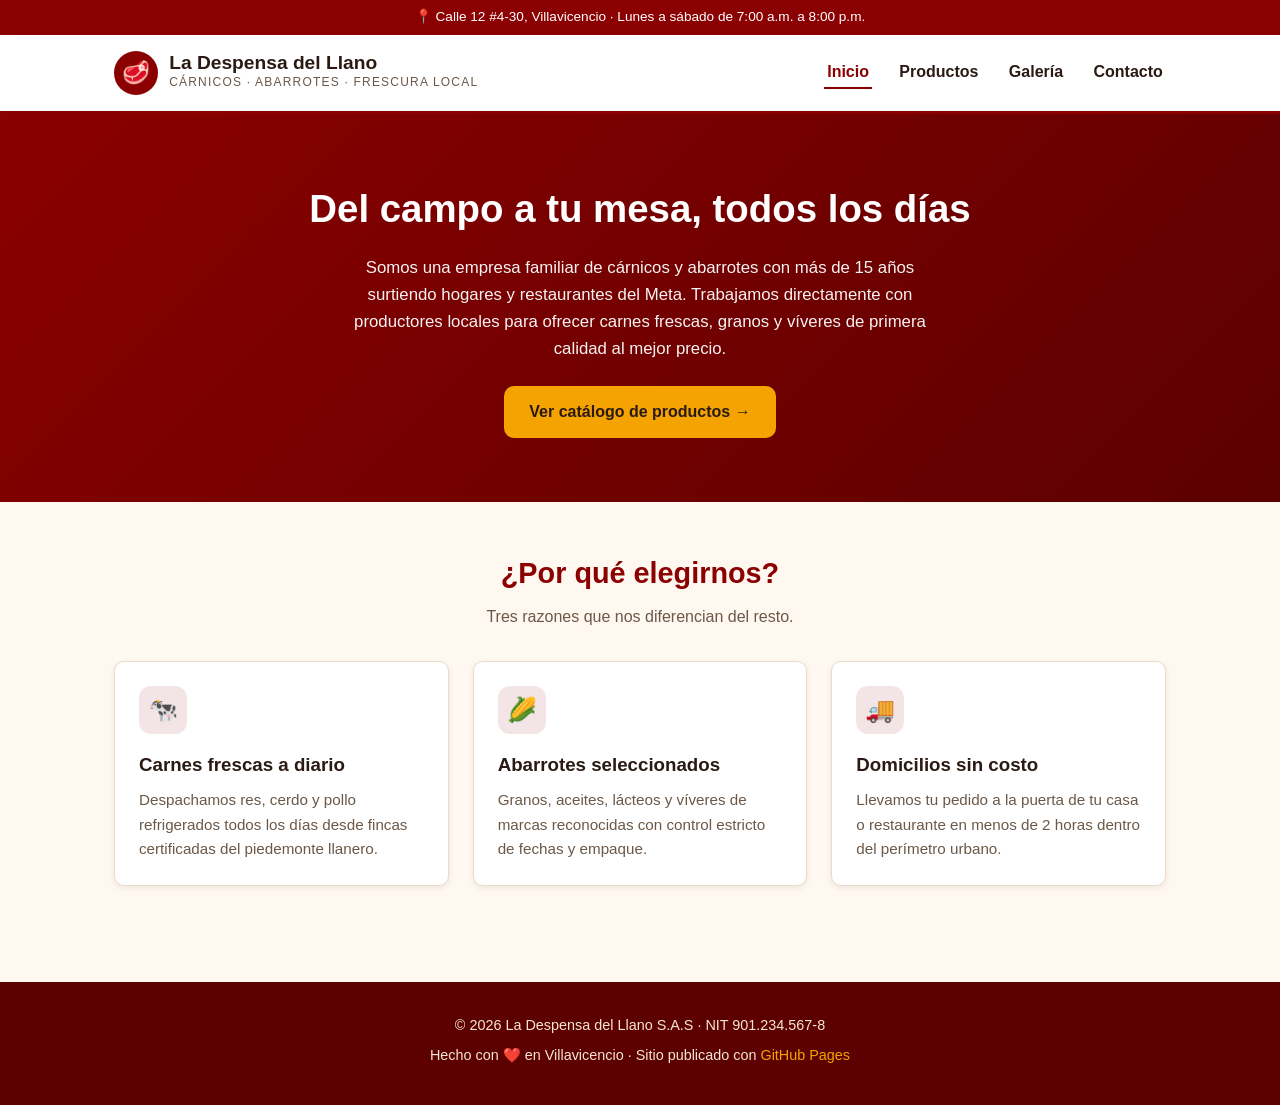
<file: index.html>
<!doctype html>
<html lang="es-CO">
  <head>
    <meta charset="utf-8" />
    <meta name="viewport" content="width=device-width, initial-scale=1.0" />
    <meta
      name="description"
      content="La Despensa del Llano — Cárnicos y abarrotes frescos del campo a tu mesa."
    />
    <title>La Despensa del Llano · Cárnicos y abarrotes</title>
    <link rel="stylesheet" href="css/styles.css" />
  </head>
  <body>
    <div class="barra-superior">
      📍 Calle 12 #4-30, Villavicencio · Lunes a sábado de 7:00 a.m. a 8:00 p.m.
    </div>

    <header class="encabezado">
      <div class="contenedor">
        <a class="marca" href="index.html">
          <span class="logo">🥩</span>
          <div>
            <h1>La Despensa del Llano</h1>
            <p>Cárnicos · Abarrotes · Frescura local</p>
          </div>
        </a>
        <nav>
          <ul class="menu">
            <li><a class="activo" href="index.html">Inicio</a></li>
            <li><a href="productos.html">Productos</a></li>
            <li><a href="galeria.html">Galería</a></li>
            <li><a href="contacto.html">Contacto</a></li>
          </ul>
        </nav>
      </div>
    </header>

    <section class="hero">
      <div class="contenedor">
        <h2>Del campo a tu mesa, todos los días</h2>
        <p>
          Somos una empresa familiar de cárnicos y abarrotes con más de 15 años
          surtiendo hogares y restaurantes del Meta. Trabajamos directamente con
          productores locales para ofrecer carnes frescas, granos y víveres de
          primera calidad al mejor precio.
        </p>
        <a class="boton" href="productos.html">Ver catálogo de productos →</a>
      </div>
    </section>

    <section class="seccion">
      <div class="contenedor">
        <h2>¿Por qué elegirnos?</h2>
        <p class="subtitulo">Tres razones que nos diferencian del resto.</p>

        <div class="tarjetas">
          <article class="tarjeta">
            <span class="icono">🐄</span>
            <h3>Carnes frescas a diario</h3>
            <p>
              Despachamos res, cerdo y pollo refrigerados todos los días desde
              fincas certificadas del piedemonte llanero.
            </p>
          </article>
          <article class="tarjeta">
            <span class="icono">🌽</span>
            <h3>Abarrotes seleccionados</h3>
            <p>
              Granos, aceites, lácteos y víveres de marcas reconocidas con
              control estricto de fechas y empaque.
            </p>
          </article>
          <article class="tarjeta">
            <span class="icono">🚚</span>
            <h3>Domicilios sin costo</h3>
            <p>
              Llevamos tu pedido a la puerta de tu casa o restaurante en menos
              de 2 horas dentro del perímetro urbano.
            </p>
          </article>
        </div>
      </div>
    </section>

    <footer class="pie">
      <div class="contenedor">
        <p>© 2026 La Despensa del Llano S.A.S · NIT 901.234.567-8</p>
        <p>
          Hecho con ❤️ en Villavicencio · Sitio publicado con
          <a href="https://pages.github.com/" target="_blank" rel="noopener">GitHub Pages</a>
        </p>
      </div>
    </footer>
  </body>
</html>
</file>
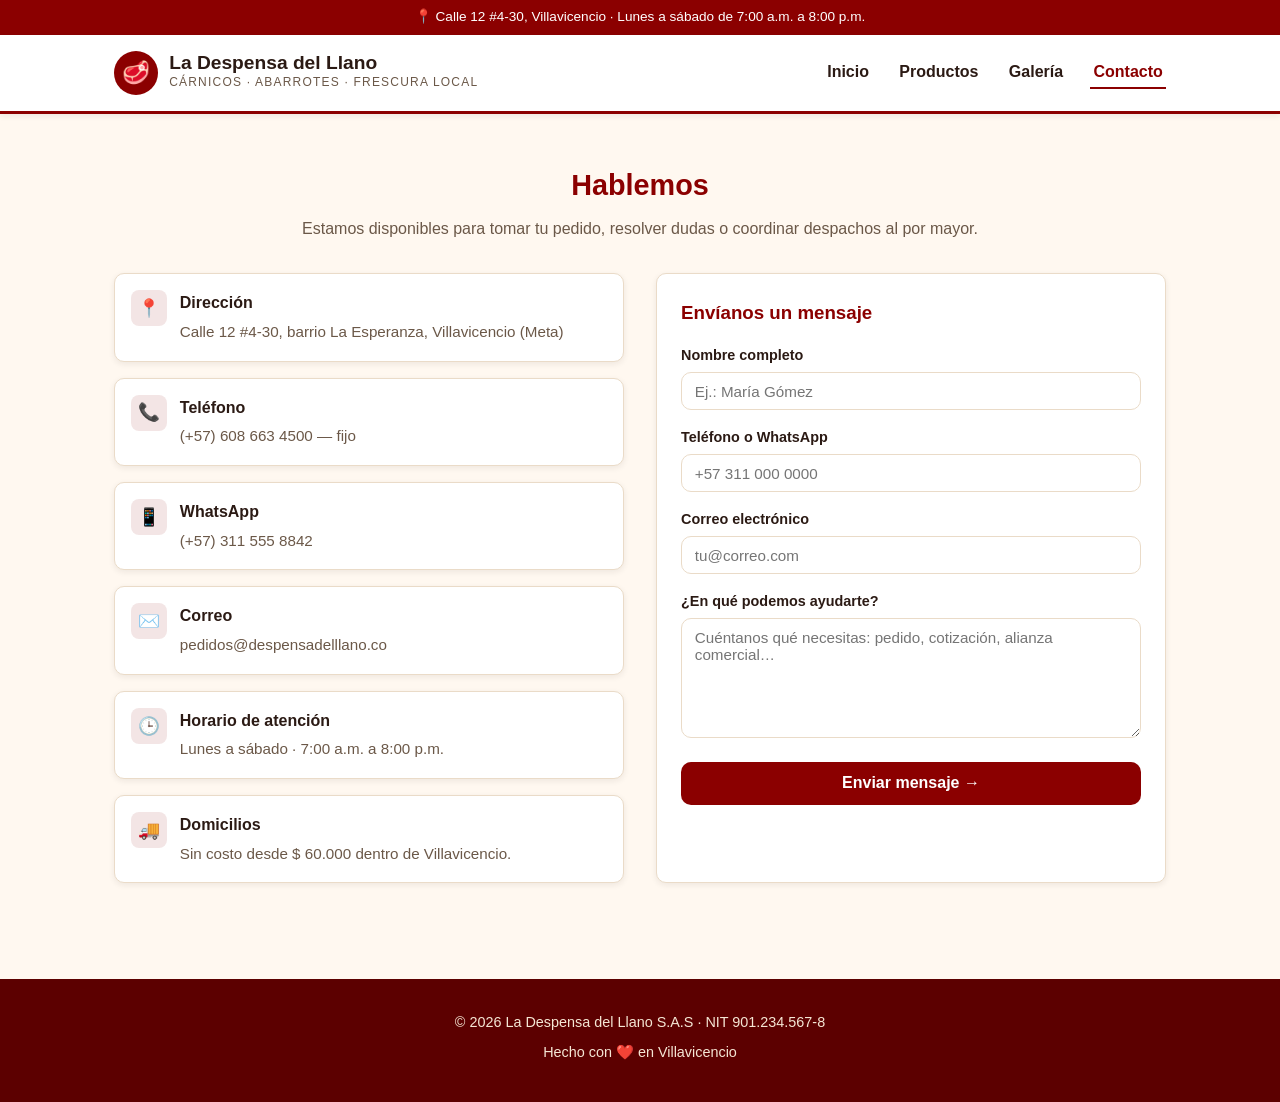
<file: contacto.html>
<!doctype html>
<html lang="es-CO">
  <head>
    <meta charset="utf-8" />
    <meta name="viewport" content="width=device-width, initial-scale=1.0" />
    <meta
      name="description"
      content="Información de contacto de La Despensa del Llano: dirección, teléfono, correo y formulario para pedidos."
    />
    <title>Contacto · La Despensa del Llano</title>
    <link rel="stylesheet" href="css/styles.css" />
  </head>
  <body>
    <div class="barra-superior">
      📍 Calle 12 #4-30, Villavicencio · Lunes a sábado de 7:00 a.m. a 8:00 p.m.
    </div>

    <header class="encabezado">
      <div class="contenedor">
        <a class="marca" href="index.html">
          <span class="logo">🥩</span>
          <div>
            <h1>La Despensa del Llano</h1>
            <p>Cárnicos · Abarrotes · Frescura local</p>
          </div>
        </a>
        <nav>
          <ul class="menu">
            <li><a href="index.html">Inicio</a></li>
            <li><a href="productos.html">Productos</a></li>
            <li><a href="galeria.html">Galería</a></li>
            <li><a class="activo" href="contacto.html">Contacto</a></li>
          </ul>
        </nav>
      </div>
    </header>

    <section class="seccion">
      <div class="contenedor">
        <h2>Hablemos</h2>
        <p class="subtitulo">
          Estamos disponibles para tomar tu pedido, resolver dudas o coordinar despachos
          al por mayor.
        </p>

        <div class="contacto-grid">
          <div class="contacto-info">
            <ul>
              <li>
                <span class="icono">📍</span>
                <div>
                  <strong>Dirección</strong>
                  <span>Calle 12 #4-30, barrio La Esperanza, Villavicencio (Meta)</span>
                </div>
              </li>
              <li>
                <span class="icono">📞</span>
                <div>
                  <strong>Teléfono</strong>
                  <span>(+57) 608 663 4500 — fijo</span>
                </div>
              </li>
              <li>
                <span class="icono">📱</span>
                <div>
                  <strong>WhatsApp</strong>
                  <span>(+57) 311 555 8842</span>
                </div>
              </li>
              <li>
                <span class="icono">✉️</span>
                <div>
                  <strong>Correo</strong>
                  <span>pedidos@despensadelllano.co</span>
                </div>
              </li>
              <li>
                <span class="icono">🕒</span>
                <div>
                  <strong>Horario de atención</strong>
                  <span>Lunes a sábado · 7:00 a.m. a 8:00 p.m.</span>
                </div>
              </li>
              <li>
                <span class="icono">🚚</span>
                <div>
                  <strong>Domicilios</strong>
                  <span>Sin costo desde $ 60.000 dentro de Villavicencio.</span>
                </div>
              </li>
            </ul>
          </div>

          <form
            class="formulario"
            onsubmit="event.preventDefault(); alert('¡Gracias! Tu mensaje fue enviado. Te contactaremos pronto.');"
          >
            <h3 style="margin-bottom: 1rem; color: var(--color-primario)">
              Envíanos un mensaje
            </h3>

            <label for="nombre">Nombre completo</label>
            <input id="nombre" type="text" placeholder="Ej.: María Gómez" required />

            <label for="telefono">Teléfono o WhatsApp</label>
            <input id="telefono" type="tel" placeholder="+57 311 000 0000" required />

            <label for="correo">Correo electrónico</label>
            <input id="correo" type="email" placeholder="tu@correo.com" required />

            <label for="mensaje">¿En qué podemos ayudarte?</label>
            <textarea
              id="mensaje"
              placeholder="Cuéntanos qué necesitas: pedido, cotización, alianza comercial…"
              required
            ></textarea>

            <button type="submit">Enviar mensaje →</button>
          </form>
        </div>
      </div>
    </section>

    <footer class="pie">
      <div class="contenedor">
        <p>© 2026 La Despensa del Llano S.A.S · NIT 901.234.567-8</p>
        <p>Hecho con ❤️ en Villavicencio</p>
      </div>
    </footer>
  </body>
</html>
</file>
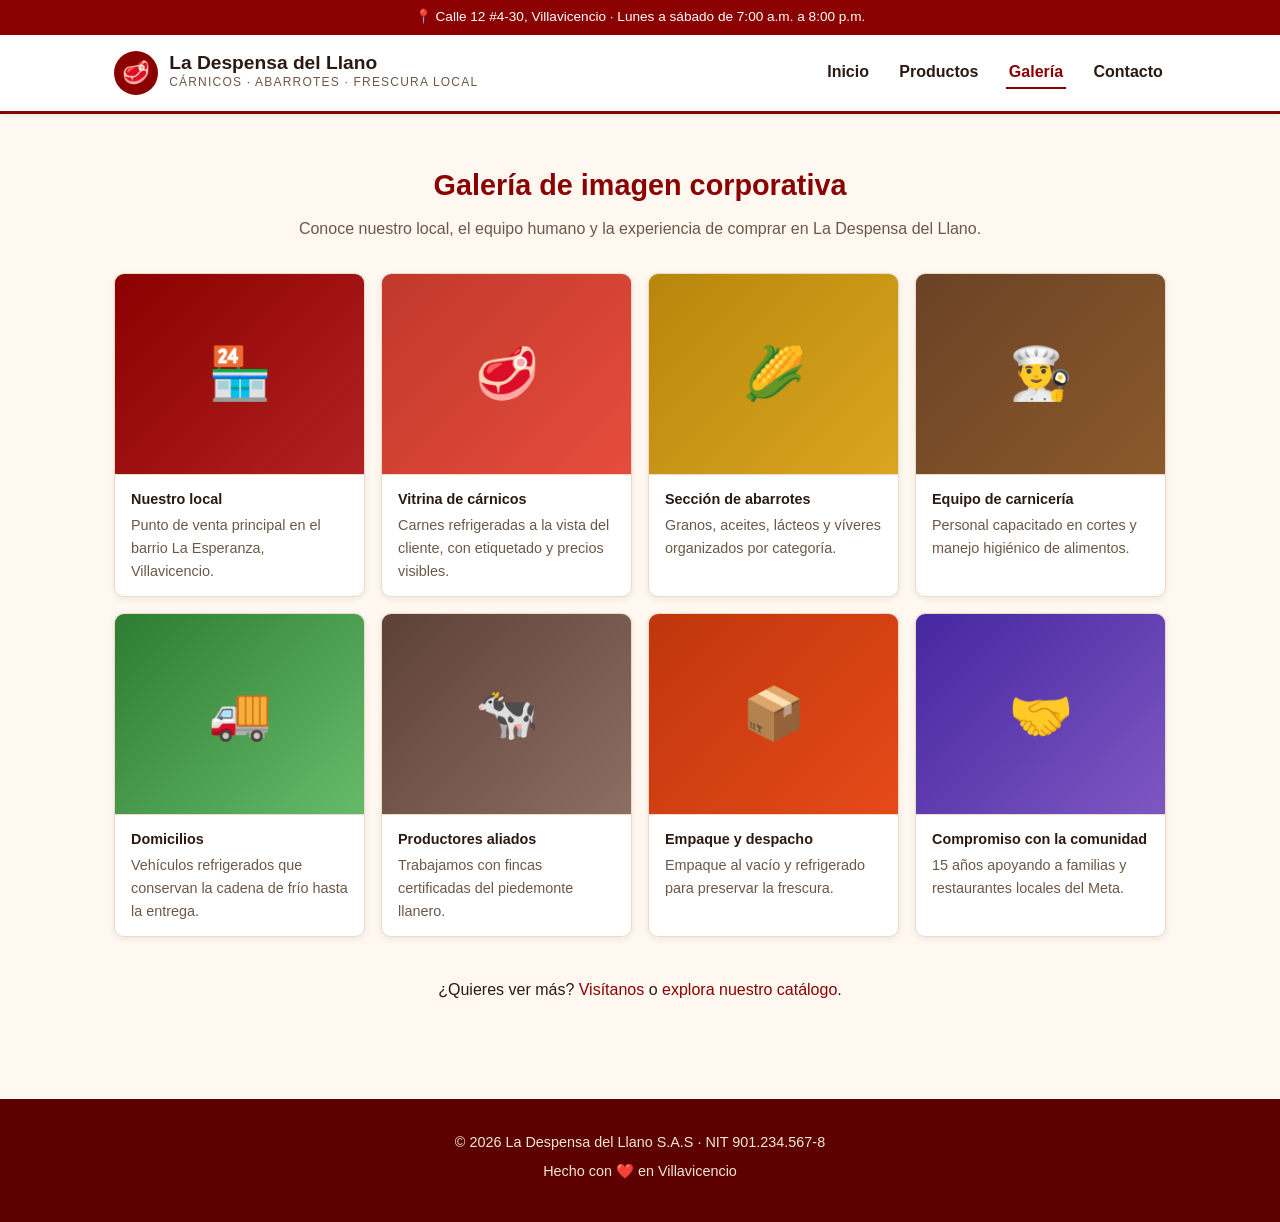
<file: galeria.html>
<!doctype html>
<html lang="es-CO">
  <head>
    <meta charset="utf-8" />
    <meta name="viewport" content="width=device-width, initial-scale=1.0" />
    <meta
      name="description"
      content="Galería de imagen corporativa de La Despensa del Llano: nuestro local, equipo y productos en acción."
    />
    <title>Galería · La Despensa del Llano</title>
    <link rel="stylesheet" href="css/styles.css" />
  </head>
  <body>
    <div class="barra-superior">
      📍 Calle 12 #4-30, Villavicencio · Lunes a sábado de 7:00 a.m. a 8:00 p.m.
    </div>

    <header class="encabezado">
      <div class="contenedor">
        <a class="marca" href="index.html">
          <span class="logo">🥩</span>
          <div>
            <h1>La Despensa del Llano</h1>
            <p>Cárnicos · Abarrotes · Frescura local</p>
          </div>
        </a>
        <nav>
          <ul class="menu">
            <li><a href="index.html">Inicio</a></li>
            <li><a href="productos.html">Productos</a></li>
            <li><a class="activo" href="galeria.html">Galería</a></li>
            <li><a href="contacto.html">Contacto</a></li>
          </ul>
        </nav>
      </div>
    </header>

    <section class="seccion">
      <div class="contenedor">
        <h2>Galería de imagen corporativa</h2>
        <p class="subtitulo">
          Conoce nuestro local, el equipo humano y la experiencia de comprar en La Despensa
          del Llano.
        </p>

        <div class="galeria">
          <figure>
            <div class="imagen" style="background: linear-gradient(135deg, #8B0000, #B22222)">🏪</div>
            <figcaption>
              <strong>Nuestro local</strong>
              Punto de venta principal en el barrio La Esperanza, Villavicencio.
            </figcaption>
          </figure>

          <figure>
            <div class="imagen" style="background: linear-gradient(135deg, #C0392B, #E74C3C)">🥩</div>
            <figcaption>
              <strong>Vitrina de cárnicos</strong>
              Carnes refrigeradas a la vista del cliente, con etiquetado y precios visibles.
            </figcaption>
          </figure>

          <figure>
            <div class="imagen" style="background: linear-gradient(135deg, #B8860B, #DAA520)">🌽</div>
            <figcaption>
              <strong>Sección de abarrotes</strong>
              Granos, aceites, lácteos y víveres organizados por categoría.
            </figcaption>
          </figure>

          <figure>
            <div class="imagen" style="background: linear-gradient(135deg, #6B4226, #8B5A2B)">👨‍🍳</div>
            <figcaption>
              <strong>Equipo de carnicería</strong>
              Personal capacitado en cortes y manejo higiénico de alimentos.
            </figcaption>
          </figure>

          <figure>
            <div class="imagen" style="background: linear-gradient(135deg, #2E7D32, #66BB6A)">🚚</div>
            <figcaption>
              <strong>Domicilios</strong>
              Vehículos refrigerados que conservan la cadena de frío hasta la entrega.
            </figcaption>
          </figure>

          <figure>
            <div class="imagen" style="background: linear-gradient(135deg, #5D4037, #8D6E63)">🐄</div>
            <figcaption>
              <strong>Productores aliados</strong>
              Trabajamos con fincas certificadas del piedemonte llanero.
            </figcaption>
          </figure>

          <figure>
            <div class="imagen" style="background: linear-gradient(135deg, #BF360C, #E64A19)">📦</div>
            <figcaption>
              <strong>Empaque y despacho</strong>
              Empaque al vacío y refrigerado para preservar la frescura.
            </figcaption>
          </figure>

          <figure>
            <div class="imagen" style="background: linear-gradient(135deg, #4527A0, #7E57C2)">🤝</div>
            <figcaption>
              <strong>Compromiso con la comunidad</strong>
              15 años apoyando a familias y restaurantes locales del Meta.
            </figcaption>
          </figure>
        </div>

        <p class="texto-centro" style="margin-top: 2.5rem">
          ¿Quieres ver más?
          <a href="contacto.html">Visítanos</a> o
          <a href="productos.html">explora nuestro catálogo</a>.
        </p>
      </div>
    </section>

    <footer class="pie">
      <div class="contenedor">
        <p>© 2026 La Despensa del Llano S.A.S · NIT 901.234.567-8</p>
        <p>Hecho con ❤️ en Villavicencio</p>
      </div>
    </footer>
  </body>
</html>
</file>
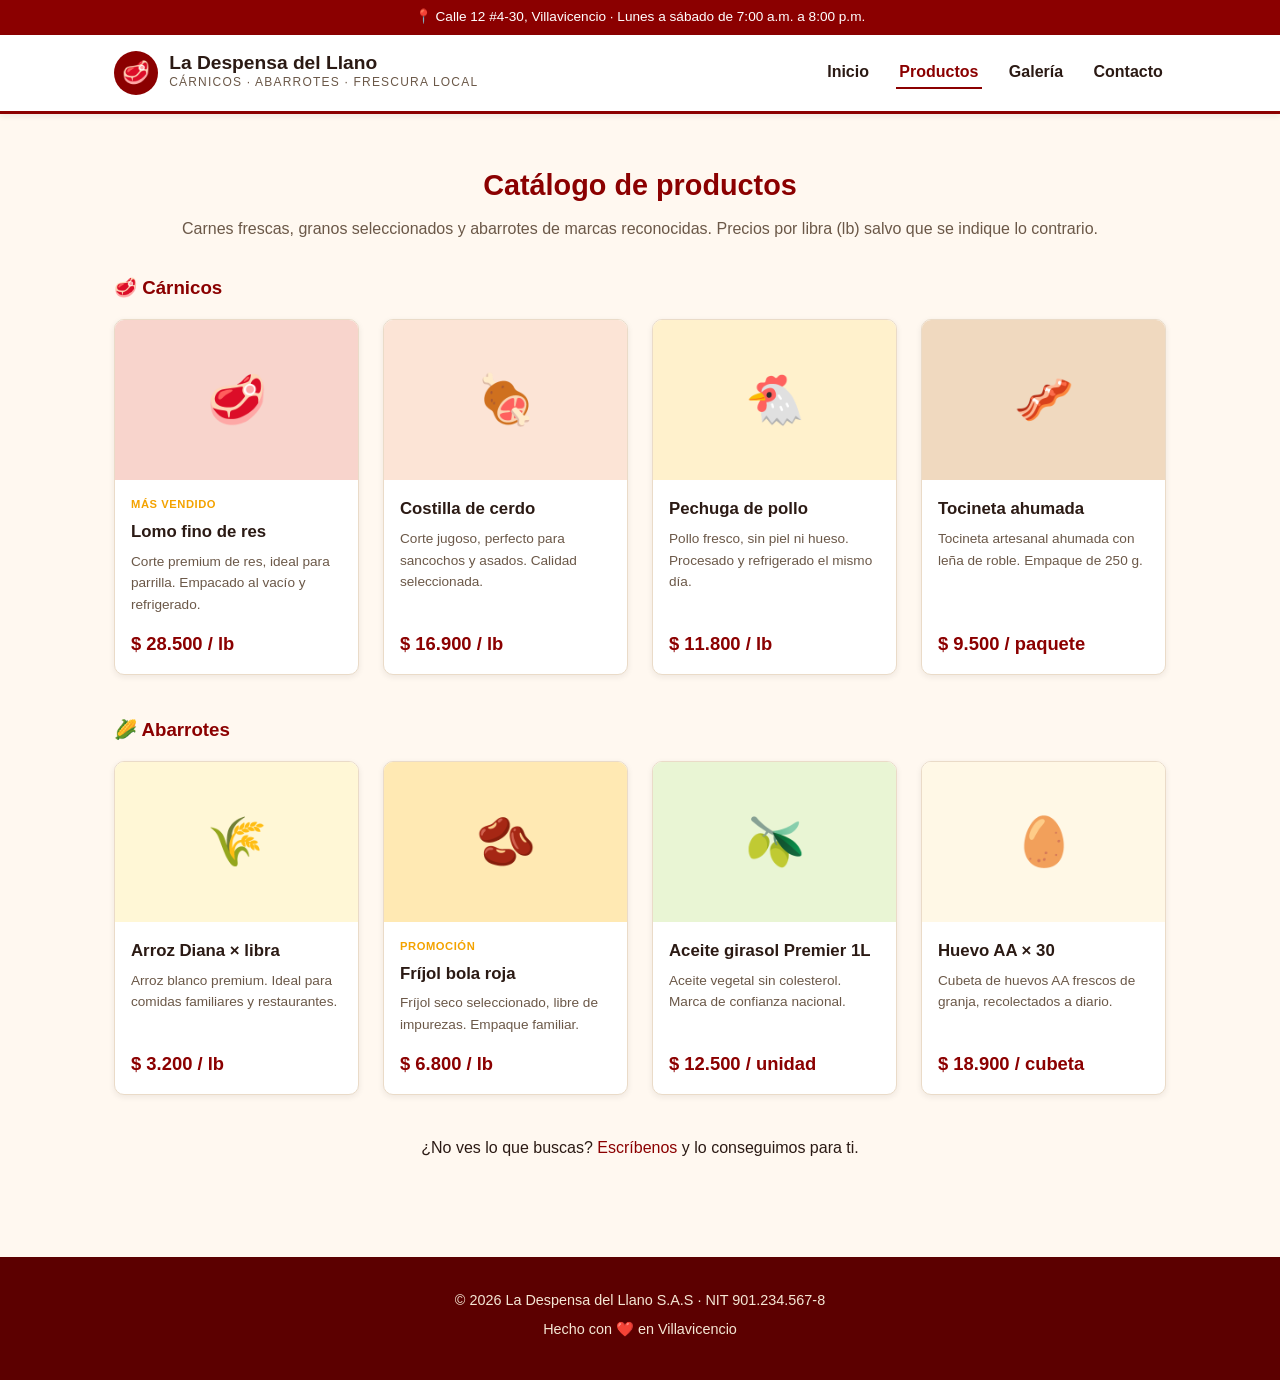
<file: productos.html>
<!doctype html>
<html lang="es-CO">
  <head>
    <meta charset="utf-8" />
    <meta name="viewport" content="width=device-width, initial-scale=1.0" />
    <meta
      name="description"
      content="Catálogo de cárnicos y abarrotes de La Despensa del Llano: res, cerdo, pollo, granos y víveres seleccionados."
    />
    <title>Productos · La Despensa del Llano</title>
    <link rel="stylesheet" href="css/styles.css" />
  </head>
  <body>
    <div class="barra-superior">
      📍 Calle 12 #4-30, Villavicencio · Lunes a sábado de 7:00 a.m. a 8:00 p.m.
    </div>

    <header class="encabezado">
      <div class="contenedor">
        <a class="marca" href="index.html">
          <span class="logo">🥩</span>
          <div>
            <h1>La Despensa del Llano</h1>
            <p>Cárnicos · Abarrotes · Frescura local</p>
          </div>
        </a>
        <nav>
          <ul class="menu">
            <li><a href="index.html">Inicio</a></li>
            <li><a class="activo" href="productos.html">Productos</a></li>
            <li><a href="galeria.html">Galería</a></li>
            <li><a href="contacto.html">Contacto</a></li>
          </ul>
        </nav>
      </div>
    </header>

    <section class="seccion">
      <div class="contenedor">
        <h2>Catálogo de productos</h2>
        <p class="subtitulo">
          Carnes frescas, granos seleccionados y abarrotes de marcas reconocidas. Precios por libra
          (lb) salvo que se indique lo contrario.
        </p>

        <h3 style="margin: 1.5rem 0 1rem; color: var(--color-primario)">🥩 Cárnicos</h3>
        <div class="productos">
          <article class="producto">
            <div class="imagen" style="background-color: #f8d4cc">🥩</div>
            <div class="info">
              <span class="etiqueta">Más vendido</span>
              <h3>Lomo fino de res</h3>
              <p class="descripcion">
                Corte premium de res, ideal para parrilla. Empacado al vacío y refrigerado.
              </p>
              <p class="precio">$ 28.500 / lb</p>
            </div>
          </article>

          <article class="producto">
            <div class="imagen" style="background-color: #fce4d6">🍖</div>
            <div class="info">
              <h3>Costilla de cerdo</h3>
              <p class="descripcion">
                Corte jugoso, perfecto para sancochos y asados. Calidad seleccionada.
              </p>
              <p class="precio">$ 16.900 / lb</p>
            </div>
          </article>

          <article class="producto">
            <div class="imagen" style="background-color: #fff1cc">🐔</div>
            <div class="info">
              <h3>Pechuga de pollo</h3>
              <p class="descripcion">
                Pollo fresco, sin piel ni hueso. Procesado y refrigerado el mismo día.
              </p>
              <p class="precio">$ 11.800 / lb</p>
            </div>
          </article>

          <article class="producto">
            <div class="imagen" style="background-color: #f0d9bf">🥓</div>
            <div class="info">
              <h3>Tocineta ahumada</h3>
              <p class="descripcion">
                Tocineta artesanal ahumada con leña de roble. Empaque de 250 g.
              </p>
              <p class="precio">$ 9.500 / paquete</p>
            </div>
          </article>
        </div>

        <h3 style="margin: 2.5rem 0 1rem; color: var(--color-primario)">🌽 Abarrotes</h3>
        <div class="productos">
          <article class="producto">
            <div class="imagen" style="background-color: #fff7d6">🌾</div>
            <div class="info">
              <h3>Arroz Diana × libra</h3>
              <p class="descripcion">
                Arroz blanco premium. Ideal para comidas familiares y restaurantes.
              </p>
              <p class="precio">$ 3.200 / lb</p>
            </div>
          </article>

          <article class="producto">
            <div class="imagen" style="background-color: #ffe9b3">🫘</div>
            <div class="info">
              <span class="etiqueta">Promoción</span>
              <h3>Fríjol bola roja</h3>
              <p class="descripcion">
                Fríjol seco seleccionado, libre de impurezas. Empaque familiar.
              </p>
              <p class="precio">$ 6.800 / lb</p>
            </div>
          </article>

          <article class="producto">
            <div class="imagen" style="background-color: #e9f5d4">🫒</div>
            <div class="info">
              <h3>Aceite girasol Premier 1L</h3>
              <p class="descripcion">
                Aceite vegetal sin colesterol. Marca de confianza nacional.
              </p>
              <p class="precio">$ 12.500 / unidad</p>
            </div>
          </article>

          <article class="producto">
            <div class="imagen" style="background-color: #fff8e6">🥚</div>
            <div class="info">
              <h3>Huevo AA × 30</h3>
              <p class="descripcion">
                Cubeta de huevos AA frescos de granja, recolectados a diario.
              </p>
              <p class="precio">$ 18.900 / cubeta</p>
            </div>
          </article>
        </div>

        <p class="texto-centro" style="margin-top: 2.5rem">
          ¿No ves lo que buscas?
          <a href="contacto.html">Escríbenos</a> y lo conseguimos para ti.
        </p>
      </div>
    </section>

    <footer class="pie">
      <div class="contenedor">
        <p>© 2026 La Despensa del Llano S.A.S · NIT 901.234.567-8</p>
        <p>Hecho con ❤️ en Villavicencio</p>
      </div>
    </footer>
  </body>
</html>
</file>
<file: css/styles.css>
/* La Despensa del Llano — Cárnicos y Abarrotes
 * Hoja de estilos principal del sitio.
 */

:root {
  --color-primario: #8B0000;
  --color-primario-oscuro: #5C0000;
  --color-acento: #F4A300;
  --color-fondo: #FFF8F0;
  --color-texto: #2B1A14;
  --color-texto-suave: #6B5848;
  --color-tarjeta: #FFFFFF;
  --color-borde: #EADBC8;
  --sombra: 0 2px 6px rgba(43, 26, 20, 0.08);
  --radio: 10px;
}

* {
  box-sizing: border-box;
  margin: 0;
  padding: 0;
}

html,
body {
  font-family: "Segoe UI", Tahoma, Verdana, sans-serif;
  color: var(--color-texto);
  background-color: var(--color-fondo);
  line-height: 1.6;
}

a {
  color: var(--color-primario);
  text-decoration: none;
}
a:hover {
  text-decoration: underline;
}

img {
  max-width: 100%;
  display: block;
}

/* ===== Encabezado y navegación ===== */
.barra-superior {
  background-color: var(--color-primario);
  color: white;
  padding: 0.4rem 0;
  font-size: 0.85rem;
  text-align: center;
}

.encabezado {
  background-color: var(--color-tarjeta);
  border-bottom: 3px solid var(--color-primario);
  box-shadow: var(--sombra);
}

.contenedor {
  max-width: 1100px;
  margin: 0 auto;
  padding: 0 1.5rem;
}

.encabezado .contenedor {
  display: flex;
  align-items: center;
  justify-content: space-between;
  padding-top: 1rem;
  padding-bottom: 1rem;
}

.marca {
  display: flex;
  align-items: center;
  gap: 0.7rem;
  text-decoration: none;
  color: var(--color-texto);
}
.marca .logo {
  width: 44px;
  height: 44px;
  border-radius: 50%;
  background-color: var(--color-primario);
  color: white;
  display: grid;
  place-items: center;
  font-size: 1.4rem;
  font-weight: bold;
}
.marca h1 {
  font-size: 1.2rem;
  line-height: 1.1;
}
.marca p {
  font-size: 0.75rem;
  color: var(--color-texto-suave);
  text-transform: uppercase;
  letter-spacing: 0.1em;
}

.menu {
  display: flex;
  gap: 1.5rem;
  list-style: none;
}
.menu a {
  color: var(--color-texto);
  font-weight: 600;
  padding: 0.4rem 0.2rem;
  border-bottom: 2px solid transparent;
}
.menu a:hover,
.menu a.activo {
  color: var(--color-primario);
  border-bottom-color: var(--color-primario);
  text-decoration: none;
}

/* ===== Hero ===== */
.hero {
  background: linear-gradient(135deg, var(--color-primario) 0%, var(--color-primario-oscuro) 100%);
  color: white;
  padding: 4rem 0;
  text-align: center;
}
.hero h2 {
  font-size: 2.4rem;
  margin-bottom: 1rem;
}
.hero p {
  max-width: 620px;
  margin: 0 auto 1.5rem;
  font-size: 1.05rem;
  opacity: 0.95;
}
.boton {
  display: inline-block;
  background-color: var(--color-acento);
  color: var(--color-texto);
  padding: 0.8rem 1.6rem;
  border-radius: var(--radio);
  font-weight: 700;
  text-decoration: none;
  transition: transform 0.15s ease, box-shadow 0.15s ease;
}
.boton:hover {
  transform: translateY(-1px);
  box-shadow: 0 6px 16px rgba(244, 163, 0, 0.35);
  text-decoration: none;
}

/* ===== Secciones generales ===== */
.seccion {
  padding: 3rem 0;
}
.seccion h2 {
  text-align: center;
  font-size: 1.8rem;
  margin-bottom: 0.5rem;
  color: var(--color-primario);
}
.seccion .subtitulo {
  text-align: center;
  color: var(--color-texto-suave);
  margin-bottom: 2rem;
}

/* ===== Tarjetas de bienvenida ===== */
.tarjetas {
  display: grid;
  grid-template-columns: repeat(auto-fit, minmax(260px, 1fr));
  gap: 1.5rem;
}
.tarjeta {
  background-color: var(--color-tarjeta);
  border: 1px solid var(--color-borde);
  border-radius: var(--radio);
  padding: 1.5rem;
  box-shadow: var(--sombra);
  transition: transform 0.15s ease;
}
.tarjeta:hover {
  transform: translateY(-3px);
}
.tarjeta .icono {
  width: 48px;
  height: 48px;
  border-radius: 12px;
  background-color: rgba(139, 0, 0, 0.1);
  color: var(--color-primario);
  display: grid;
  place-items: center;
  font-size: 1.5rem;
  margin-bottom: 1rem;
}
.tarjeta h3 {
  margin-bottom: 0.5rem;
  color: var(--color-texto);
}
.tarjeta p {
  color: var(--color-texto-suave);
  font-size: 0.95rem;
}

/* ===== Productos ===== */
.productos {
  display: grid;
  grid-template-columns: repeat(auto-fill, minmax(240px, 1fr));
  gap: 1.5rem;
}
.producto {
  background-color: var(--color-tarjeta);
  border: 1px solid var(--color-borde);
  border-radius: var(--radio);
  overflow: hidden;
  box-shadow: var(--sombra);
  display: flex;
  flex-direction: column;
}
.producto .imagen {
  height: 160px;
  background-color: #f3e6d2;
  display: grid;
  place-items: center;
  font-size: 3rem;
}
.producto .info {
  padding: 1rem;
  flex: 1;
  display: flex;
  flex-direction: column;
}
.producto h3 {
  font-size: 1.05rem;
  margin-bottom: 0.3rem;
}
.producto p.descripcion {
  font-size: 0.85rem;
  color: var(--color-texto-suave);
  flex: 1;
  margin-bottom: 0.8rem;
}
.producto .precio {
  font-size: 1.15rem;
  font-weight: 700;
  color: var(--color-primario);
}
.producto .etiqueta {
  display: inline-block;
  font-size: 0.7rem;
  font-weight: 700;
  text-transform: uppercase;
  letter-spacing: 0.05em;
  color: var(--color-acento);
  margin-bottom: 0.3rem;
}

/* ===== Contacto ===== */
.contacto-grid {
  display: grid;
  grid-template-columns: 1fr 1fr;
  gap: 2rem;
}
@media (max-width: 720px) {
  .contacto-grid {
    grid-template-columns: 1fr;
  }
}
.contacto-info ul {
  list-style: none;
  display: grid;
  gap: 1rem;
}
.contacto-info li {
  display: flex;
  align-items: flex-start;
  gap: 0.8rem;
  background-color: var(--color-tarjeta);
  padding: 1rem;
  border: 1px solid var(--color-borde);
  border-radius: var(--radio);
  box-shadow: var(--sombra);
}
.contacto-info .icono {
  width: 36px;
  height: 36px;
  border-radius: 8px;
  background-color: rgba(139, 0, 0, 0.1);
  color: var(--color-primario);
  display: grid;
  place-items: center;
  flex-shrink: 0;
  font-size: 1.1rem;
}
.contacto-info strong {
  display: block;
  margin-bottom: 0.2rem;
}
.contacto-info span {
  color: var(--color-texto-suave);
  font-size: 0.95rem;
}

.formulario {
  background-color: var(--color-tarjeta);
  border: 1px solid var(--color-borde);
  border-radius: var(--radio);
  padding: 1.5rem;
  box-shadow: var(--sombra);
}
.formulario label {
  display: block;
  font-weight: 600;
  margin-bottom: 0.3rem;
  font-size: 0.9rem;
}
.formulario input,
.formulario textarea {
  width: 100%;
  border: 1px solid var(--color-borde);
  border-radius: var(--radio);
  padding: 0.6rem 0.8rem;
  font-family: inherit;
  font-size: 0.95rem;
  margin-bottom: 1rem;
}
.formulario input:focus,
.formulario textarea:focus {
  outline: none;
  border-color: var(--color-primario);
  box-shadow: 0 0 0 3px rgba(139, 0, 0, 0.12);
}
.formulario textarea {
  min-height: 120px;
  resize: vertical;
}
.formulario button {
  width: 100%;
  background-color: var(--color-primario);
  color: white;
  border: none;
  padding: 0.8rem;
  font-size: 1rem;
  font-weight: 700;
  border-radius: var(--radio);
  cursor: pointer;
  transition: background-color 0.15s ease;
}
.formulario button:hover {
  background-color: var(--color-primario-oscuro);
}

/* ===== Galería ===== */
.galeria {
  display: grid;
  grid-template-columns: repeat(auto-fit, minmax(240px, 1fr));
  gap: 1rem;
}
.galeria figure {
  background-color: var(--color-tarjeta);
  border: 1px solid var(--color-borde);
  border-radius: var(--radio);
  overflow: hidden;
  box-shadow: var(--sombra);
}
.galeria .imagen {
  height: 200px;
  display: grid;
  place-items: center;
  font-size: 3.2rem;
  color: white;
}
.galeria figcaption {
  padding: 0.8rem 1rem;
  font-size: 0.9rem;
  color: var(--color-texto-suave);
  border-top: 1px solid var(--color-borde);
}
.galeria figcaption strong {
  display: block;
  color: var(--color-texto);
  margin-bottom: 0.2rem;
}

/* ===== Pie de página ===== */
.pie {
  background-color: var(--color-primario-oscuro);
  color: #f5e6d4;
  padding: 2rem 0;
  margin-top: 3rem;
  text-align: center;
}
.pie p {
  font-size: 0.9rem;
  margin-bottom: 0.4rem;
}
.pie a {
  color: var(--color-acento);
}

/* ===== Utilitarios ===== */
.texto-centro {
  text-align: center;
}
</file>
